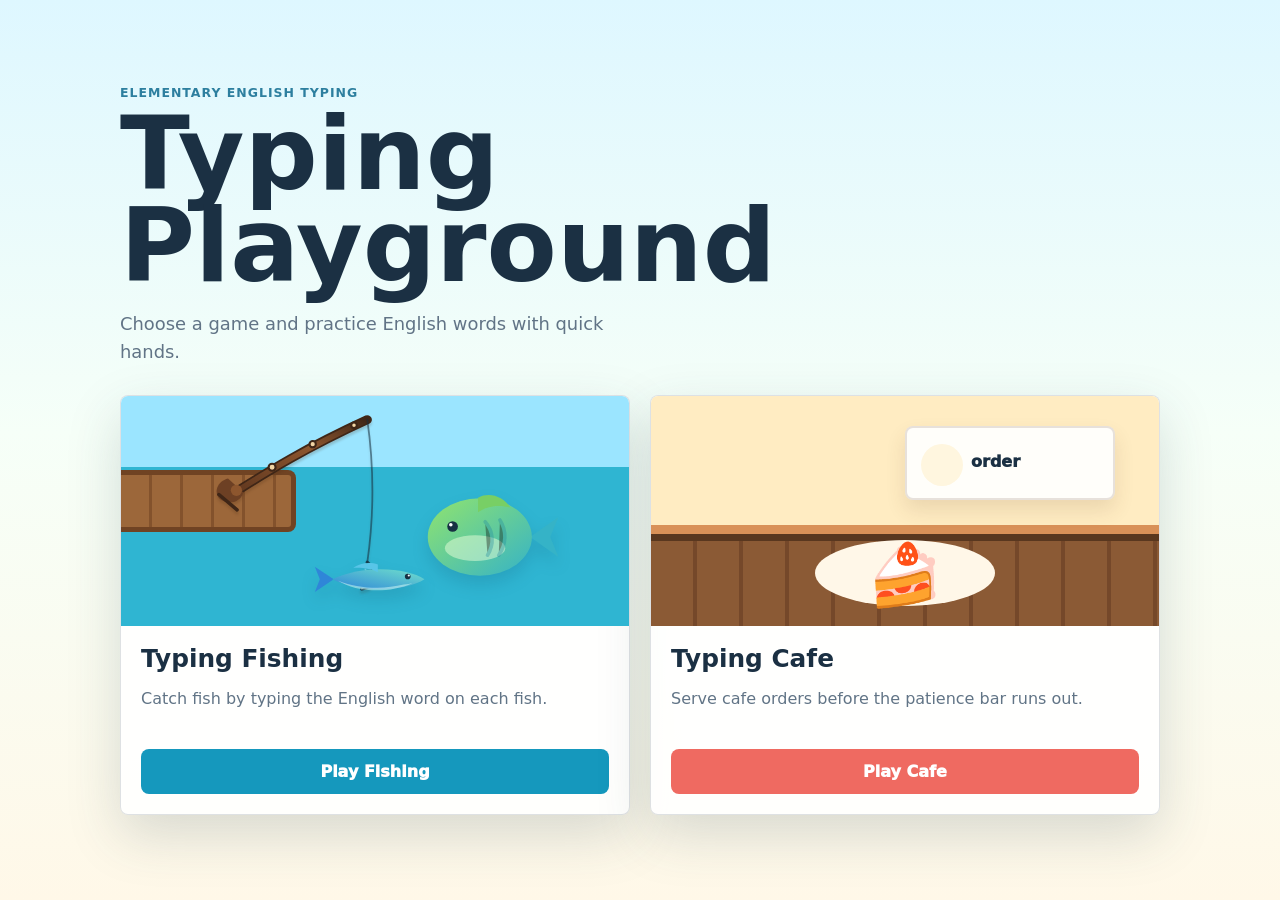
<file: index.html>
<!doctype html>
<html lang="ko">
  <head>
    <meta charset="UTF-8" />
    <meta name="viewport" content="width=device-width, initial-scale=1.0" />
    <title>Typing Playground</title>
    <link rel="icon" href="./favicon.svg" type="image/svg+xml" />
    <link rel="stylesheet" href="./styles.css" />
  </head>
  <body>
    <main class="home-shell">
      <section class="hero" aria-label="Typing game selection">
        <p class="eyebrow">Elementary English Typing</p>
        <h1>Typing Playground</h1>
        <p class="intro">Choose a game and practice English words with quick hands.</p>

        <div class="game-grid">
          <a class="game-card fishing-card" href="./fishing/index.html">
            <span class="game-art" aria-hidden="true">
              <span class="pond">
                <img class="home-rod" src="./fishing/assets/fishing-rod.svg" alt="" />
                <img class="home-fish home-fish-one" src="./fishing/assets/fish-round.svg" alt="" />
                <img class="home-fish home-fish-two" src="./fishing/assets/fish-flat.svg" alt="" />
              </span>
            </span>
            <span class="game-copy">
              <strong>Typing Fishing</strong>
              <span>Catch fish by typing the English word on each fish.</span>
            </span>
            <span class="play-label">Play Fishing</span>
          </a>

          <a class="game-card cafe-card" href="./cafe/index.html">
            <span class="game-art" aria-hidden="true">
              <span class="counter">
                <span class="plate">🍰</span>
                <span class="ticket"></span>
              </span>
            </span>
            <span class="game-copy">
              <strong>Typing Cafe</strong>
              <span>Serve cafe orders before the patience bar runs out.</span>
            </span>
            <span class="play-label">Play Cafe</span>
          </a>
        </div>
      </section>
    </main>
  </body>
</html>
</file>
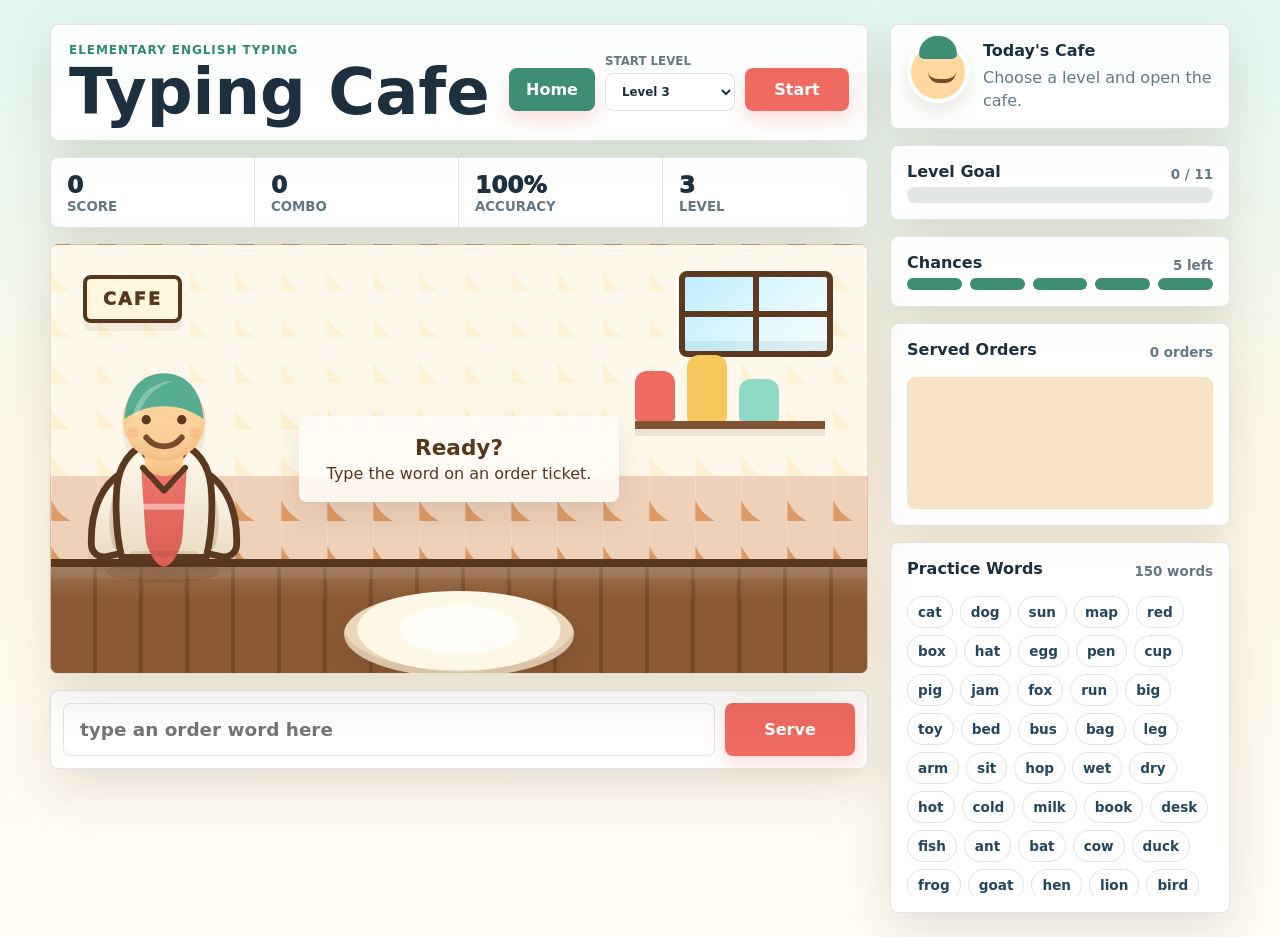
<file: cafe/index.html>
<!doctype html>
<html lang="ko">
  <head>
    <meta charset="UTF-8" />
    <meta name="viewport" content="width=device-width, initial-scale=1.0" />
    <title>Typing Cafe</title>
    <link rel="icon" href="../favicon.svg" type="image/svg+xml" />
    <link rel="stylesheet" href="./styles.css" />
  </head>
  <body>
    <main class="app-shell">
      <section class="game-panel" aria-label="Typing cafe game">
        <header class="top-bar">
          <div>
            <p class="eyebrow">Elementary English Typing</p>
            <h1>Typing Cafe</h1>
          </div>
          <div class="controls">
            <a class="home-link" href="../index.html">Home</a>
            <label class="select-wrap">
              <span>Start Level</span>
              <select id="levelSelect">
                <option value="1">Level 1</option>
                <option value="3" selected>Level 3</option>
                <option value="5">Level 5</option>
              </select>
            </label>
            <button id="startButton" type="button">Start</button>
          </div>
        </header>

        <div class="score-row" aria-label="Game score">
          <div>
            <span id="scoreValue">0</span>
            <small>score</small>
          </div>
          <div>
            <span id="comboValue">0</span>
            <small>combo</small>
          </div>
          <div>
            <span id="accuracyValue">100%</span>
            <small>accuracy</small>
          </div>
          <div>
            <span id="levelValue">1</span>
            <small>level</small>
          </div>
        </div>

        <section class="cafe-stage" aria-live="polite">
          <div class="wall-art">CAFE</div>
          <div class="shelf">
            <span></span>
            <span></span>
            <span></span>
          </div>
          <img class="barista" src="./assets/barista.svg" alt="" aria-hidden="true" />
          <div class="order-belt" id="orderBelt"></div>
          <div class="customer-line" id="customerLine" aria-hidden="true"></div>
          <div class="counter">
            <div class="plate" id="plate"></div>
            <div class="steam"></div>
          </div>
          <div class="message-card" id="messageCard">
            <strong>Ready?</strong>
            <span>Type the word on an order ticket.</span>
          </div>
        </section>

        <form class="typing-box" id="typingForm" autocomplete="off">
          <input
            id="wordInput"
            name="word"
            type="text"
            inputmode="latin"
            autocapitalize="off"
            spellcheck="false"
            placeholder="type an order word here"
            aria-label="Type an order word"
          />
          <button type="submit">Serve</button>
        </form>
      </section>

      <aside class="side-panel" aria-label="Cafe progress">
        <section class="status-card">
          <div class="avatar" aria-hidden="true">
            <span></span>
          </div>
          <div>
            <h2>Today&apos;s Cafe</h2>
            <p id="feedbackText">Choose a level and open the cafe.</p>
          </div>
        </section>

        <section class="level-card">
          <div class="section-title">
            <h2>Level Goal</h2>
            <span id="goalLabel">0 / 0</span>
          </div>
          <div class="progress-track" aria-label="Level progress">
            <div id="goalBar" class="progress-fill"></div>
          </div>
        </section>

        <section class="miss-card">
          <div class="section-title">
            <h2>Chances</h2>
            <span id="missLabel">5 left</span>
          </div>
          <div class="chance-dots" id="chanceDots" aria-label="Remaining chances"></div>
        </section>

        <section class="served-card">
          <div class="section-title">
            <h2>Served Orders</h2>
            <span id="servedCount">0 orders</span>
          </div>
          <div class="served-list" id="servedList" aria-label="Served order collection"></div>
        </section>

        <section class="word-bank">
          <div class="section-title">
            <h2>Practice Words</h2>
            <span id="wordLevelLabel">0 words</span>
          </div>
          <div id="wordBank" class="word-list"></div>
        </section>
      </aside>
    </main>

    <script src="./app.js"></script>
  </body>
</html>
</file>
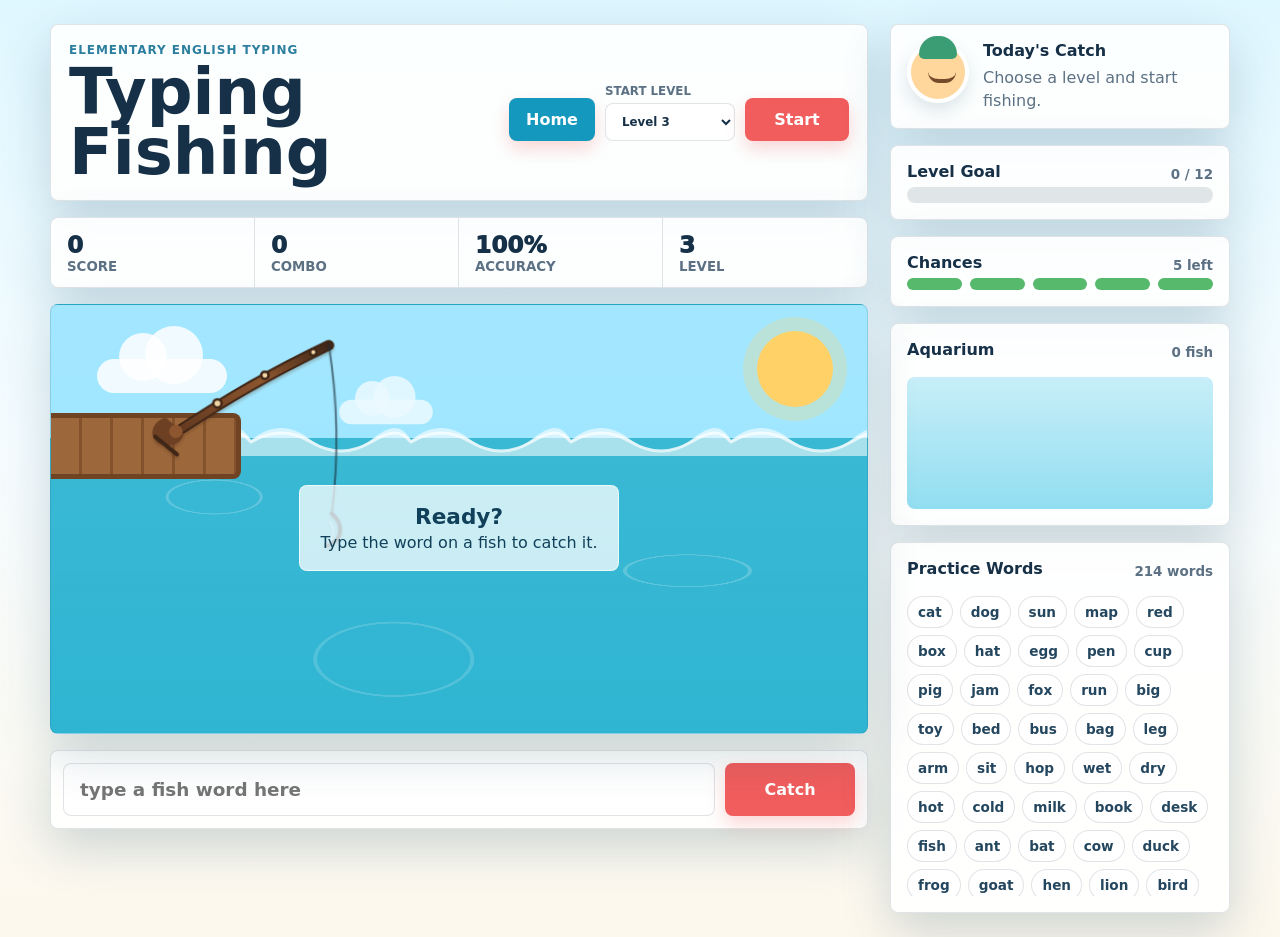
<file: fishing/index.html>
<!doctype html>
<html lang="ko">
  <head>
    <meta charset="UTF-8" />
    <meta name="viewport" content="width=device-width, initial-scale=1.0" />
    <title>Typing Fishing</title>
    <link rel="icon" href="../favicon.svg" type="image/svg+xml" />
    <link rel="stylesheet" href="./styles.css" />
  </head>
  <body>
    <main class="app-shell">
      <section class="game-panel" aria-label="Typing fishing game">
        <header class="top-bar">
          <div>
            <p class="eyebrow">Elementary English Typing</p>
            <h1>Typing Fishing</h1>
          </div>
          <div class="controls">
            <a class="home-link" href="../index.html">Home</a>
            <label class="select-wrap">
              <span>Start Level</span>
              <select id="levelSelect">
                <option value="1">Level 1</option>
                <option value="3" selected>Level 3</option>
                <option value="5">Level 5</option>
              </select>
            </label>
            <button id="startButton" type="button">Start</button>
          </div>
        </header>

        <div class="score-row" aria-label="Game score">
          <div>
            <span id="scoreValue">0</span>
            <small>score</small>
          </div>
          <div>
            <span id="comboValue">0</span>
            <small>combo</small>
          </div>
          <div>
            <span id="accuracyValue">100%</span>
            <small>accuracy</small>
          </div>
          <div>
            <span id="levelValue">1</span>
            <small>level</small>
          </div>
        </div>

        <div class="pond" id="pond" aria-live="polite">
          <div class="sun"></div>
          <div class="cloud cloud-one"></div>
          <div class="cloud cloud-two"></div>
          <div class="pier">
            <img class="rod" src="./assets/fishing-rod.svg" alt="" aria-hidden="true" />
          </div>
          <div class="water-line"></div>
          <div class="ripples"></div>
          <div class="message-card" id="messageCard">
            <strong>Ready?</strong>
            <span>Type the word on a fish to catch it.</span>
          </div>
        </div>

        <form class="typing-box" id="typingForm" autocomplete="off">
          <input
            id="wordInput"
            name="word"
            type="text"
            inputmode="latin"
            autocapitalize="off"
            spellcheck="false"
            placeholder="type a fish word here"
            aria-label="Type the fish word"
          />
          <button type="submit">Catch</button>
        </form>
      </section>

      <aside class="side-panel" aria-label="Fishing progress">
        <section class="captain">
          <div class="avatar" aria-hidden="true">
            <span></span>
          </div>
          <div>
            <h2>Today&apos;s Catch</h2>
            <p id="feedbackText">Choose a level and start fishing.</p>
          </div>
        </section>

        <section class="level-card">
          <div class="section-title">
            <h2>Level Goal</h2>
            <span id="goalLabel">0 / 0</span>
          </div>
          <div class="progress-track" aria-label="Level progress">
            <div id="goalBar" class="progress-fill"></div>
          </div>
        </section>

        <section class="miss-card">
          <div class="section-title">
            <h2>Chances</h2>
            <span id="missLabel">5 left</span>
          </div>
          <div class="chance-dots" id="chanceDots" aria-label="Remaining chances"></div>
        </section>

        <section class="aquarium">
          <div class="section-title">
            <h2>Aquarium</h2>
            <span id="caughtCount">0 fish</span>
          </div>
          <div class="tank" id="tank" aria-label="Caught fish collection"></div>
        </section>

        <section class="word-bank">
          <div class="section-title">
            <h2>Practice Words</h2>
            <span id="wordLevelLabel">Normal</span>
          </div>
          <div id="wordBank" class="word-list"></div>
        </section>
      </aside>
    </main>

    <script src="./app.js"></script>
  </body>
</html>
</file>
<file: styles.css>
:root {
  color-scheme: light;
  --ink: #1b3043;
  --muted: #617486;
  --panel: rgba(255, 255, 255, 0.9);
  --line: rgba(27, 48, 67, 0.14);
  --coral: #ef6a61;
  --mint: #53b99a;
  --sky: #87d9f0;
  --gold: #f7c85b;
  --shadow: 0 20px 54px rgba(46, 73, 83, 0.18);
}

* {
  box-sizing: border-box;
}

body {
  min-height: 100vh;
  margin: 0;
  color: var(--ink);
  font-family:
    Inter, ui-sans-serif, system-ui, -apple-system, BlinkMacSystemFont, "Segoe UI",
    sans-serif;
  background:
    linear-gradient(180deg, #def7ff 0%, #f6fff8 48%, #fff8e8 100%);
}

.home-shell {
  display: grid;
  place-items: center;
  min-height: 100vh;
  padding: 28px 16px;
}

.hero {
  width: min(1040px, 100%);
}

.eyebrow {
  margin: 0 0 8px;
  color: #2d7f9f;
  font-size: 0.78rem;
  font-weight: 850;
  letter-spacing: 0.08em;
  text-transform: uppercase;
}

h1 {
  margin: 0;
  font-size: clamp(2.7rem, 8vw, 6.5rem);
  line-height: 0.9;
}

.intro {
  max-width: 520px;
  margin: 18px 0 30px;
  color: var(--muted);
  font-size: 1.12rem;
  line-height: 1.55;
}

.game-grid {
  display: grid;
  grid-template-columns: repeat(2, minmax(0, 1fr));
  gap: 20px;
}

.game-card {
  display: grid;
  grid-template-rows: 230px auto auto;
  min-height: 420px;
  overflow: hidden;
  border: 1px solid var(--line);
  border-radius: 8px;
  color: inherit;
  text-decoration: none;
  background: var(--panel);
  box-shadow: var(--shadow);
  transition: transform 0.18s ease, box-shadow 0.18s ease;
}

.game-card:hover {
  transform: translateY(-4px);
  box-shadow: 0 24px 64px rgba(46, 73, 83, 0.23);
}

.game-art {
  position: relative;
  overflow: hidden;
}

.fishing-card .game-art {
  background: linear-gradient(180deg, #9be5ff 0 31%, #2fb5d2 31% 100%);
}

.pond {
  position: absolute;
  inset: 0;
}

.pond::before {
  content: "";
  position: absolute;
  left: 0;
  top: 74px;
  width: 170px;
  height: 52px;
  border: 5px solid #704323;
  border-left: 0;
  border-radius: 0 8px 8px 0;
  background:
    repeating-linear-gradient(90deg, #9c673a 0 28px, #83522c 28px 31px),
    #9c673a;
}

.home-rod {
  position: absolute;
  left: 86px;
  top: 10px;
  width: 210px;
  height: 218px;
  object-fit: contain;
  filter: drop-shadow(0 3px 1px rgba(76, 44, 22, 0.2));
}

.home-fish {
  position: absolute;
  object-fit: contain;
  filter: drop-shadow(0 9px 8px rgba(6, 71, 92, 0.16));
}

.home-fish-one {
  right: 64px;
  bottom: 42px;
  width: 142px;
}

.home-fish-two {
  left: 190px;
  bottom: 28px;
  width: 118px;
  transform: scaleX(-1);
}

.cafe-card .game-art {
  background: linear-gradient(180deg, #ffecc2 0 56%, #d99158 56% 100%);
}

.counter {
  position: absolute;
  inset: auto 0 0;
  height: 92px;
  border-top: 7px solid #59371f;
  background:
    repeating-linear-gradient(90deg, #8b5a35 0 42px, #75482a 42px 46px),
    #8b5a35;
}

.plate {
  position: absolute;
  left: 50%;
  bottom: 20px;
  display: grid;
  place-items: center;
  width: 180px;
  height: 66px;
  border-radius: 50%;
  background: #fff7e8;
  font-size: 3.8rem;
  transform: translateX(-50%);
}

.ticket {
  position: absolute;
  right: 44px;
  bottom: 126px;
  width: 210px;
  height: 74px;
  border: 2px solid rgba(89, 55, 31, 0.14);
  border-radius: 8px;
  background: rgba(255, 255, 255, 0.92);
  box-shadow: 0 10px 20px rgba(89, 55, 31, 0.12);
}

.ticket::before {
  content: "order";
  position: absolute;
  left: 64px;
  top: 24px;
  color: var(--ink);
  font-weight: 950;
}

.ticket::after {
  content: "";
  position: absolute;
  left: 14px;
  top: 16px;
  width: 42px;
  height: 42px;
  border-radius: 50%;
  background: #fff6df;
}

.game-copy {
  display: grid;
  gap: 8px;
  padding: 20px 20px 10px;
}

.game-copy strong {
  font-size: 1.55rem;
  line-height: 1.05;
}

.game-copy span {
  color: var(--muted);
  line-height: 1.45;
}

.play-label {
  align-self: end;
  margin: 10px 20px 20px;
  padding: 13px 16px;
  border-radius: 8px;
  color: #fff;
  background: var(--coral);
  font-weight: 950;
  text-align: center;
}

.fishing-card .play-label {
  background: #1598bd;
}

@media (max-width: 760px) {
  .game-grid {
    grid-template-columns: 1fr;
  }

  .game-card {
    grid-template-rows: 190px auto auto;
    min-height: 370px;
  }
}
</file>
<file: cafe/styles.css>
:root {
  color-scheme: light;
  --ink: #1c3040;
  --muted: #657887;
  --panel: rgba(255, 255, 255, 0.92);
  --line: rgba(37, 54, 69, 0.13);
  --cream: #fff6df;
  --mint: #8ed9c6;
  --tomato: #ef6a61;
  --berry: #c8567f;
  --gold: #f7c85b;
  --coffee: #7a4a2a;
  --shadow: 0 18px 50px rgba(78, 51, 32, 0.15);
}

* {
  box-sizing: border-box;
}

body {
  min-height: 100vh;
  margin: 0;
  color: var(--ink);
  font-family:
    Inter, ui-sans-serif, system-ui, -apple-system, BlinkMacSystemFont, "Segoe UI",
    sans-serif;
  background:
    linear-gradient(180deg, #e2f7f1 0%, #fff8e8 50%, #fffdf6 100%);
}

button,
select,
input {
  font: inherit;
}

button {
  cursor: pointer;
}

.app-shell {
  display: grid;
  grid-template-columns: minmax(0, 1fr) 340px;
  align-items: start;
  gap: 22px;
  width: min(1180px, calc(100vw - 32px));
  margin: 0 auto;
  padding: 24px 0;
}

.game-panel,
.side-panel {
  min-width: 0;
}

.game-panel {
  display: grid;
  grid-template-rows: auto auto 430px auto;
  gap: 16px;
}

.top-bar,
.score-row,
.typing-box,
.status-card,
.level-card,
.miss-card,
.served-card,
.word-bank {
  background: var(--panel);
  border: 1px solid var(--line);
  border-radius: 8px;
  box-shadow: var(--shadow);
}

.top-bar {
  display: flex;
  align-items: center;
  justify-content: space-between;
  gap: 18px;
  padding: 18px;
}

.eyebrow {
  margin: 0 0 5px;
  color: #338874;
  font-size: 0.75rem;
  font-weight: 850;
  letter-spacing: 0.08em;
  text-transform: uppercase;
}

h1,
h2,
p {
  margin-top: 0;
}

h1 {
  margin-bottom: 0;
  font-size: clamp(2rem, 5vw, 4rem);
  line-height: 0.94;
}

h2 {
  margin-bottom: 6px;
  font-size: 1rem;
}

.controls {
  display: flex;
  align-items: end;
  gap: 10px;
}

.select-wrap {
  display: grid;
  gap: 5px;
  color: var(--muted);
  font-size: 0.74rem;
  font-weight: 850;
  text-transform: uppercase;
}

select,
.typing-box input {
  border: 1px solid var(--line);
  border-radius: 8px;
  color: var(--ink);
  background: #fff;
}

select {
  min-width: 130px;
  padding: 10px 36px 10px 12px;
}

.controls button,
.home-link,
.typing-box button {
  border: 0;
  border-radius: 8px;
  color: #fff;
  background: var(--tomato);
  font-weight: 900;
  box-shadow: 0 8px 18px rgba(239, 106, 97, 0.24);
}

.home-link {
  display: grid;
  place-items: center;
  min-width: 86px;
  padding: 12px 14px;
  background: #3e8d75;
  text-decoration: none;
}

.controls button {
  min-width: 104px;
  padding: 12px 16px;
}

.score-row {
  display: grid;
  grid-template-columns: repeat(4, 1fr);
  overflow: hidden;
}

.score-row div {
  display: grid;
  gap: 1px;
  padding: 13px 16px;
  border-right: 1px solid var(--line);
}

.score-row div:last-child {
  border-right: 0;
}

.score-row span {
  font-size: 1.45rem;
  font-weight: 950;
}

.score-row small {
  color: var(--muted);
  font-weight: 850;
  text-transform: uppercase;
}

.cafe-stage {
  position: relative;
  height: 430px;
  min-height: 430px;
  overflow: hidden;
  border: 1px solid rgba(78, 51, 32, 0.13);
  border-radius: 8px;
  background:
    linear-gradient(180deg, rgba(255,255,255,0.24), rgba(255,255,255,0)),
    radial-gradient(circle at 86% 18%, rgba(255,255,255,0.55) 0 42px, transparent 43px),
    linear-gradient(90deg, rgba(255,255,255,0.22) 1px, transparent 1px),
    linear-gradient(180deg, rgba(255,255,255,0.22) 1px, transparent 1px),
    linear-gradient(180deg, #ffeecb 0 54%, #d99158 54% 100%);
  background-size: auto, 46px 46px, 46px 46px, auto;
  box-shadow: var(--shadow);
}

.cafe-stage::before {
  content: "";
  position: absolute;
  right: 34px;
  top: 26px;
  width: 142px;
  height: 74px;
  border: 6px solid #5d3920;
  border-radius: 8px;
  background:
    linear-gradient(90deg, transparent calc(50% - 3px), #5d3920 calc(50% - 3px) calc(50% + 3px), transparent calc(50% + 3px)),
    linear-gradient(180deg, transparent calc(50% - 3px), #5d3920 calc(50% - 3px) calc(50% + 3px), transparent calc(50% + 3px)),
    linear-gradient(135deg, #bfefff, #f8feff);
  box-shadow: inset 0 -10px 0 rgba(61, 137, 158, 0.12);
}

.wall-art {
  position: absolute;
  top: 30px;
  left: 32px;
  padding: 10px 16px;
  border: 4px solid #59371f;
  border-radius: 8px;
  color: #59371f;
  background: #fff8de;
  font-size: 1.1rem;
  font-weight: 950;
  letter-spacing: 0.12em;
  box-shadow: 0 8px 0 rgba(89, 55, 31, 0.08);
}

.shelf {
  position: absolute;
  top: 112px;
  right: 42px;
  display: flex;
  align-items: end;
  gap: 12px;
  width: 190px;
  height: 72px;
  border-bottom: 8px solid #825332;
  filter: drop-shadow(0 7px 0 rgba(89, 55, 31, 0.1));
}

.shelf span {
  width: 40px;
  border-radius: 12px 12px 4px 4px;
  background: var(--mint);
}

.shelf span:nth-child(1) {
  height: 50px;
  background: #ef6a61;
}

.shelf span:nth-child(2) {
  height: 66px;
  background: #f7c85b;
}

.shelf span:nth-child(3) {
  height: 42px;
  background: #8ed9c6;
}

.barista {
  position: absolute;
  left: 24px;
  bottom: 80px;
  width: 178px;
  height: 230px;
  object-fit: contain;
  z-index: 2;
  filter: drop-shadow(0 12px 0 rgba(89, 55, 31, 0.08));
}

.order-belt {
  position: absolute;
  inset: 32px 20px 124px 204px;
  display: grid;
  grid-template-columns: repeat(2, minmax(0, 1fr));
  align-content: start;
  gap: 10px 12px;
  z-index: 3;
}

.order-ticket {
  position: relative;
  display: grid;
  grid-template-columns: 46px minmax(0, 1fr);
  align-items: center;
  gap: 10px;
  min-height: 74px;
  padding: 11px;
  border: 2px solid rgba(89, 55, 31, 0.12);
  border-radius: 8px;
  background:
    radial-gradient(circle at 100% 50%, transparent 0 10px, rgba(255,255,255,0.96) 11px),
    radial-gradient(circle at 0 50%, transparent 0 10px, rgba(255,255,255,0.96) 11px),
    linear-gradient(180deg, #fffdf7, #fff8ea);
  box-shadow: 0 10px 20px rgba(89, 55, 31, 0.12), inset 0 -4px 0 rgba(89, 55, 31, 0.05);
  transition: transform 0.32s ease, opacity 0.32s ease;
}

.order-ticket.served {
  transform: translateY(-20px) scale(1.04);
  opacity: 0;
}

.customer-line {
  position: absolute;
  left: calc(50% + 128px);
  right: 26px;
  bottom: 52px;
  display: flex;
  align-items: end;
  justify-content: flex-start;
  gap: 6px;
  min-height: 92px;
  z-index: 4;
  pointer-events: none;
}

.waiting-customer {
  width: 60px;
  height: 78px;
  object-fit: contain;
  filter: drop-shadow(0 8px 0 rgba(89, 55, 31, 0.09));
  transition: transform 0.85s ease, opacity 0.85s ease;
}

.customer-reaction {
  position: absolute;
  bottom: 124px;
  z-index: 5;
  color: #ef6a61;
  font-size: 1.7rem;
  font-weight: 950;
  line-height: 1;
  transform: translateX(-50%);
  animation: reaction-pop 1.15s ease forwards;
  text-shadow: 0 2px 0 rgba(255, 255, 255, 0.8);
}

.waiting-customer:nth-child(2n) {
  transform: translateY(4px);
}

.waiting-customer.served {
  transform: translateY(-18px) scale(1.04);
  opacity: 0;
}

.food-icon {
  display: grid;
  place-items: center;
  width: 46px;
  height: 46px;
  border-radius: 50%;
  background:
    radial-gradient(circle at 35% 28%, #fff 0 12px, transparent 13px),
    var(--cream);
  font-size: 1.5rem;
  box-shadow: inset 0 -4px 0 rgba(89, 55, 31, 0.07);
}

.order-word {
  overflow-wrap: anywhere;
  font-weight: 950;
  color: var(--ink);
}

.patience {
  grid-column: 1 / -1;
  height: 8px;
  overflow: hidden;
  border-radius: 999px;
  background: rgba(37, 54, 69, 0.12);
}

.patience span {
  display: block;
  width: 100%;
  height: 100%;
  border-radius: inherit;
  background: linear-gradient(90deg, #3e8d75, #f7c85b, #ef6a61);
  transform-origin: left center;
}

.counter {
  position: absolute;
  left: 0;
  right: 0;
  bottom: 0;
  height: 114px;
  background:
    linear-gradient(180deg, rgba(255,255,255,0.14), transparent 30%),
    repeating-linear-gradient(90deg, #8b5a35 0 42px, #75482a 42px 46px),
    #8b5a35;
  border-top: 8px solid #59371f;
  box-shadow: inset 0 12px 0 rgba(255,255,255,0.08);
}

.plate {
  position: absolute;
  left: 50%;
  top: 24px;
  display: grid;
  place-items: center;
  width: 230px;
  height: 86px;
  border-radius: 50%;
  background:
    radial-gradient(ellipse at 50% 45%, #fffdf7 0 36%, #fff7e8 37% 62%, #ead6b8 63% 100%);
  color: #6b3f22;
  font-size: 5rem;
  line-height: 1;
  transform: translateX(-50%);
  box-shadow: inset 0 -7px 0 rgba(89, 55, 31, 0.12), 0 12px 18px rgba(89,55,31,0.16);
}

.plate.pop {
  animation: pop 0.35s ease;
}

.plate-food {
  display: block;
  animation: plate-food-fade 1.35s ease forwards;
}

.steam {
  display: none;
}

.message-card {
  position: absolute;
  left: 50%;
  top: 50%;
  display: grid;
  gap: 4px;
  width: min(320px, calc(100% - 32px));
  padding: 18px;
  border: 1px solid rgba(255, 255, 255, 0.72);
  border-radius: 8px;
  color: #59371f;
  text-align: center;
  background: rgba(255, 253, 247, 0.86);
  box-shadow: 0 12px 30px rgba(89, 55, 31, 0.12);
  transform: translate(-50%, -50%);
  z-index: 6;
}

.message-card.hidden {
  display: none;
}

.message-card strong {
  font-size: 1.35rem;
}

.typing-box {
  display: grid;
  grid-template-columns: minmax(0, 1fr) 130px;
  gap: 10px;
  padding: 12px;
}

.typing-box input {
  min-width: 0;
  padding: 15px 16px;
  font-size: 1.15rem;
  font-weight: 850;
  outline: none;
}

.typing-box input:focus {
  border-color: #3e8d75;
  box-shadow: 0 0 0 4px rgba(62, 141, 117, 0.16);
}

.typing-box button {
  padding: 0 16px;
}

.side-panel {
  display: grid;
  align-content: start;
  gap: 16px;
}

.status-card,
.level-card,
.miss-card,
.served-card,
.word-bank {
  padding: 16px;
}

.status-card {
  display: flex;
  gap: 14px;
}

.avatar {
  position: relative;
  flex: 0 0 62px;
  width: 62px;
  height: 62px;
  border-radius: 50%;
  background: #ffd89f;
  border: 4px solid #fff;
  box-shadow: 0 8px 18px rgba(89, 55, 31, 0.12);
}

.avatar::before {
  content: "";
  position: absolute;
  left: 8px;
  right: 8px;
  top: -9px;
  height: 23px;
  border-radius: 28px 28px 8px 8px;
  background: #3e8d75;
}

.avatar span {
  position: absolute;
  left: 17px;
  top: 27px;
  width: 28px;
  height: 11px;
  border-bottom: 4px solid #744b2b;
  border-radius: 0 0 28px 28px;
}

.status-card p {
  margin-bottom: 0;
  color: var(--muted);
  line-height: 1.45;
}

.section-title {
  display: flex;
  align-items: center;
  justify-content: space-between;
  gap: 12px;
}

.section-title span {
  color: var(--muted);
  font-size: 0.84rem;
  font-weight: 900;
}

.progress-track {
  height: 16px;
  overflow: hidden;
  border-radius: 999px;
  background: rgba(37, 54, 69, 0.12);
}

.progress-fill {
  width: 0%;
  height: 100%;
  border-radius: inherit;
  background: linear-gradient(90deg, #3e8d75, #f7c85b, #ef6a61);
  transition: width 0.22s ease;
}

.chance-dots {
  display: grid;
  grid-template-columns: repeat(5, 1fr);
  gap: 8px;
}

.chance-dots span {
  height: 12px;
  border-radius: 999px;
  background: #3e8d75;
}

.chance-dots span.lost {
  background: rgba(37, 54, 69, 0.14);
}

.served-list {
  display: grid;
  grid-template-columns: repeat(4, 1fr);
  gap: 8px;
  min-height: 132px;
  margin-top: 12px;
  padding: 10px;
  border-radius: 8px;
  background: #f7e4c7;
}

.served-item {
  display: grid;
  place-items: center;
  min-height: 42px;
  border-radius: 8px;
  background: #fff7e8;
  color: #59371f;
  font-size: 1.15rem;
}

.word-list {
  display: flex;
  flex-wrap: wrap;
  gap: 7px;
  max-height: 300px;
  margin-top: 12px;
  padding-right: 4px;
  overflow-y: auto;
}

.word-list span {
  padding: 7px 10px;
  border: 1px solid var(--line);
  border-radius: 999px;
  color: #24475f;
  background: #fff;
  font-size: 0.85rem;
  font-weight: 850;
}

@keyframes pop {
  0% {
    transform: translateX(-50%) scale(0.9);
  }
  70% {
    transform: translateX(-50%) scale(1.08);
  }
  100% {
    transform: translateX(-50%) scale(1);
  }
}

@keyframes plate-food-fade {
  0% {
    opacity: 0;
    transform: translateY(6px) scale(0.85);
  }
  18% {
    opacity: 1;
    transform: translateY(0) scale(1);
  }
  70% {
    opacity: 1;
    transform: translateY(0) scale(1);
  }
  100% {
    opacity: 0;
    transform: translateY(-10px) scale(0.92);
  }
}

@keyframes reaction-pop {
  0% {
    opacity: 0;
    transform: translate(-50%, 10px) scale(0.7);
  }
  25% {
    opacity: 1;
    transform: translate(-50%, 0) scale(1.15);
  }
  100% {
    opacity: 0;
    transform: translate(-50%, -24px) scale(1);
  }
}

@media (max-width: 900px) {
  .app-shell {
    grid-template-columns: 1fr;
    width: min(100% - 20px, 720px);
    padding: 10px 0 20px;
  }

  .top-bar,
  .controls {
    align-items: stretch;
    flex-direction: column;
  }

  .controls {
    display: grid;
    grid-template-columns: 1fr 1fr;
  }

  select,
  .controls button {
    width: 100%;
  }

  .game-panel {
    grid-template-rows: auto auto 56vh auto;
  }

  .score-row {
    grid-template-columns: repeat(2, 1fr);
  }

  .score-row div:nth-child(2) {
    border-right: 0;
  }

  .score-row div:nth-child(-n + 2) {
    border-bottom: 1px solid var(--line);
  }

  .cafe-stage {
    height: 56vh;
    min-height: 380px;
  }

  .order-belt {
    inset: 34px 16px 116px 150px;
    grid-template-columns: 1fr;
  }

  .shelf {
    display: none;
  }

  .typing-box {
    grid-template-columns: 1fr;
  }

  .typing-box button {
    min-height: 50px;
  }
}

@media (prefers-reduced-motion: reduce) {
  *,
  *::before,
  *::after {
    scroll-behavior: auto !important;
    transition-duration: 0.01ms !important;
    animation-duration: 0.01ms !important;
    animation-iteration-count: 1 !important;
  }
}
</file>
<file: fishing/styles.css>
:root {
  color-scheme: light;
  --ink: #163047;
  --muted: #5c7184;
  --panel: rgba(255, 255, 255, 0.9);
  --line: rgba(22, 48, 71, 0.13);
  --sky: #9be5ff;
  --water: #2fb5d2;
  --water-dark: #137eac;
  --leaf: #57b96c;
  --coral: #ff6b6b;
  --gold: #ffd166;
  --purple: #8f75ff;
  --shadow: 0 18px 50px rgba(21, 68, 94, 0.2);
}

* {
  box-sizing: border-box;
}

body {
  min-height: 100vh;
  margin: 0;
  color: var(--ink);
  font-family:
    Inter, ui-sans-serif, system-ui, -apple-system, BlinkMacSystemFont, "Segoe UI",
    sans-serif;
  background:
    linear-gradient(180deg, #dff7ff 0%, #f5fcff 47%, #fdf8ed 100%);
}

button,
select,
input {
  font: inherit;
}

button {
  cursor: pointer;
}

.app-shell {
  display: grid;
  grid-template-columns: minmax(0, 1fr) 340px;
  align-items: start;
  gap: 22px;
  width: min(1180px, calc(100vw - 32px));
  margin: 0 auto;
  padding: 24px 0;
}

.game-panel,
.side-panel {
  min-width: 0;
}

.game-panel {
  display: grid;
  grid-template-rows: auto auto 430px auto;
  gap: 16px;
}

.top-bar,
.score-row,
.typing-box,
.captain,
.level-card,
.miss-card,
.aquarium,
.word-bank {
  background: var(--panel);
  border: 1px solid var(--line);
  border-radius: 8px;
  box-shadow: var(--shadow);
}

.top-bar {
  display: flex;
  align-items: center;
  justify-content: space-between;
  gap: 18px;
  padding: 18px;
}

.eyebrow {
  margin: 0 0 5px;
  color: #2d7f9f;
  font-size: 0.75rem;
  font-weight: 800;
  letter-spacing: 0.08em;
  text-transform: uppercase;
}

h1,
h2,
p {
  margin-top: 0;
}

h1 {
  margin-bottom: 0;
  font-size: clamp(2rem, 5vw, 4rem);
  line-height: 0.94;
}

h2 {
  margin-bottom: 6px;
  font-size: 1rem;
}

.controls {
  display: flex;
  align-items: end;
  gap: 10px;
}

.select-wrap {
  display: grid;
  gap: 5px;
  color: var(--muted);
  font-size: 0.74rem;
  font-weight: 800;
  text-transform: uppercase;
}

select,
.typing-box input {
  border: 1px solid var(--line);
  border-radius: 8px;
  color: var(--ink);
  background: #fff;
}

select {
  min-width: 130px;
  padding: 10px 36px 10px 12px;
}

.controls button,
.home-link,
.typing-box button {
  border: 0;
  border-radius: 8px;
  color: #fff;
  background: #f15d5d;
  font-weight: 900;
  box-shadow: 0 8px 18px rgba(241, 93, 93, 0.25);
}

.home-link {
  display: grid;
  place-items: center;
  min-width: 86px;
  padding: 12px 14px;
  background: #1598bd;
  text-decoration: none;
}

.controls button {
  min-width: 104px;
  padding: 12px 16px;
}

.score-row {
  display: grid;
  grid-template-columns: repeat(4, 1fr);
  overflow: hidden;
}

.score-row div {
  display: grid;
  gap: 1px;
  padding: 13px 16px;
  border-right: 1px solid var(--line);
}

.score-row div:last-child {
  border-right: 0;
}

.score-row span {
  font-size: 1.45rem;
  font-weight: 950;
}

.score-row small {
  color: var(--muted);
  font-weight: 800;
  text-transform: uppercase;
}

.pond {
  position: relative;
  height: 430px;
  min-height: 430px;
  overflow: hidden;
  border: 1px solid rgba(16, 96, 128, 0.18);
  border-radius: 8px;
  background:
    linear-gradient(180deg, rgba(255, 255, 255, 0.08), rgba(255, 255, 255, 0)),
    linear-gradient(180deg, var(--sky) 0 31%, var(--water) 31% 100%);
  box-shadow: var(--shadow);
}

.sun {
  position: absolute;
  top: 26px;
  right: 34px;
  width: 76px;
  aspect-ratio: 1;
  border-radius: 50%;
  background: var(--gold);
  box-shadow: 0 0 0 14px rgba(255, 209, 102, 0.25);
}

.cloud,
.cloud::before,
.cloud::after {
  position: absolute;
  border-radius: 999px;
  background: rgba(255, 255, 255, 0.85);
}

.cloud {
  width: 130px;
  height: 34px;
}

.cloud::before,
.cloud::after {
  content: "";
}

.cloud::before {
  left: 22px;
  bottom: 12px;
  width: 48px;
  height: 48px;
}

.cloud::after {
  right: 24px;
  bottom: 9px;
  width: 58px;
  height: 58px;
}

.cloud-one {
  top: 54px;
  left: 46px;
}

.cloud-two {
  top: 90px;
  left: 270px;
  transform: scale(0.72);
  opacity: 0.8;
}

.pier {
  position: absolute;
  left: 0;
  top: 108px;
  width: 190px;
  height: 66px;
  background:
    repeating-linear-gradient(90deg, #9c673a 0 28px, #83522c 28px 31px),
    #9c673a;
  border: 5px solid #704323;
  border-left: 0;
  border-radius: 0 8px 8px 0;
  z-index: 2;
}

.rod {
  position: absolute;
  left: 92px;
  top: -86px;
  width: 248px;
  height: 258px;
  object-fit: contain;
  transform: rotate(-1deg);
  transform-origin: 15% 82%;
  filter: drop-shadow(0 3px 1px rgba(76, 44, 22, 0.22));
}

.water-line {
  position: absolute;
  top: calc(31% - 14px);
  left: -120px;
  width: calc(100% + 240px);
  height: 32px;
  background-image: url("data:image/svg+xml,%3Csvg xmlns='http://www.w3.org/2000/svg' width='160' height='32' viewBox='0 0 160 32'%3E%3Cpath d='M0 16 C20 0 40 0 60 16 S100 32 120 16 S150 0 160 16 V32 H0 Z' fill='rgba(255,255,255,0.62)'/%3E%3Cpath d='M0 18 C20 6 40 6 60 18 S100 30 120 18 S150 6 160 18' fill='none' stroke='rgba(255,255,255,0.9)' stroke-width='3' stroke-linecap='round'/%3E%3C/svg%3E");
  background-repeat: repeat-x;
  background-size: 160px 32px;
  opacity: 0.9;
  animation: wave-roll 6s linear infinite, wave-bob 2.8s ease-in-out infinite;
}

.ripples {
  position: absolute;
  inset: 31% 0 0;
  opacity: 0.38;
  background:
    radial-gradient(ellipse at 20% 20%, transparent 0 45px, rgba(255,255,255,0.55) 46px 48px, transparent 49px),
    radial-gradient(ellipse at 78% 45%, transparent 0 60px, rgba(255,255,255,0.52) 61px 64px, transparent 65px),
    radial-gradient(ellipse at 42% 75%, transparent 0 76px, rgba(255,255,255,0.42) 77px 80px, transparent 81px);
  animation: ripple-drift 7s ease-in-out infinite alternate;
}

.message-card {
  position: absolute;
  left: 50%;
  top: 52%;
  display: grid;
  gap: 4px;
  width: min(320px, calc(100% - 32px));
  padding: 18px;
  border: 1px solid rgba(255, 255, 255, 0.65);
  border-radius: 8px;
  color: #11405a;
  text-align: center;
  background: rgba(255, 255, 255, 0.74);
  transform: translate(-50%, -50%);
  z-index: 5;
}

.message-card.hidden {
  display: none;
}

.message-card strong {
  font-size: 1.35rem;
}

.fish {
  position: absolute;
  top: 0;
  left: 0;
  z-index: 3;
  display: flex;
  align-items: center;
  justify-content: center;
  min-width: 108px;
  height: 54px;
  padding: 0 30px 0 34px;
  border-radius: 58% 42% 46% 54% / 52% 45% 55% 48%;
  color: #11364d;
  font-size: 1.05rem;
  font-weight: 950;
  text-shadow: 0 1px 0 rgba(255, 255, 255, 0.45);
  background-image:
    radial-gradient(ellipse at 35% 72%, rgba(255,255,255,0.42) 0 28%, transparent 29%),
    linear-gradient(180deg, rgba(255,255,255,0.22), transparent 48%);
  box-shadow: 0 10px 12px rgba(6, 71, 92, 0.13);
  contain: layout paint;
  transform: translate3d(var(--fish-x), var(--fish-y), 0);
  backface-visibility: hidden;
  will-change: transform, opacity;
  transition: opacity 0.16s ease;
}

.fish::before,
.fish::after {
  content: "";
  position: absolute;
}

.fish::before {
  right: -25px;
  width: 40px;
  height: 42px;
  clip-path: polygon(0 50%, 100% 0, 72% 50%, 100% 100%);
  background: inherit;
  background-image: inherit;
}

.fish::after {
  left: 18px;
  top: 14px;
  width: 9px;
  height: 9px;
  border-radius: 50%;
  background: #173043;
  box-shadow:
    2px -2px 0 -1px rgba(255, 255, 255, 0.9),
    13px 20px 0 -4px rgba(255, 255, 255, 0.55);
}

.fish-word {
  position: relative;
  z-index: 2;
}

.image-fish {
  padding: 0 34px;
  background: transparent !important;
  background-image: none !important;
  box-shadow: none;
  overflow: visible;
}

.image-fish::before,
.image-fish::after,
.image-fish .fin {
  display: none !important;
}

.fish-img {
  position: absolute;
  inset: -16px -28px;
  width: calc(100% + 56px);
  height: calc(100% + 32px);
  object-fit: fill;
  filter: drop-shadow(0 10px 10px rgba(6, 71, 92, 0.16));
  pointer-events: none;
  animation: fish-bob 2.8s ease-in-out infinite;
  transform: scaleX(var(--fish-facing, 1));
}

.image-fish.fish-shape-spiky {
  clip-path: none;
}

.fish .fin {
  position: absolute;
  left: 47%;
  top: -13px;
  width: 34px;
  height: 24px;
  border-radius: 80% 20% 0 0;
  background: rgba(255, 255, 255, 0.34);
  transform: translateX(-50%) rotate(-5deg);
}

.fish .fin::after {
  content: "";
  position: absolute;
  left: 4px;
  top: 32px;
  width: 38px;
  height: 24px;
  border-radius: 0 0 70% 30%;
  background: rgba(255, 255, 255, 0.3);
  transform: rotate(9deg);
}

.fish.fish-shape-long {
  min-width: 142px;
  height: 40px;
  padding-inline: 42px 34px;
  border-radius: 75% 30% 34% 66% / 50% 38% 62% 50%;
}

.fish.fish-shape-long::before {
  right: -36px;
  width: 50px;
  height: 34px;
  clip-path: polygon(0 50%, 100% 0, 84% 50%, 100% 100%);
}

.fish.fish-shape-long .fin {
  left: 58%;
  top: -11px;
  width: 46px;
  height: 18px;
}

.fish.fish-shape-round {
  min-width: 96px;
  height: 78px;
  padding-inline: 30px 24px;
  border-radius: 58% 48% 50% 56% / 66% 54% 46% 38%;
}

.fish.fish-shape-round::before {
  right: -22px;
  top: 22px;
  width: 32px;
  height: 32px;
}

.fish.fish-shape-round .fin {
  left: 52%;
  top: -16px;
  width: 30px;
  height: 30px;
  border-radius: 80% 80% 0 0;
}

.fish.fish-shape-spiky {
  min-width: 120px;
  height: 58px;
  border-radius: 42% 34% 50% 44% / 45% 36% 64% 55%;
  clip-path: polygon(0 50%, 10% 20%, 27% 30%, 41% 8%, 55% 30%, 72% 15%, 100% 50%, 72% 85%, 55% 70%, 41% 92%, 27% 70%, 10% 80%);
}

.fish.fish-shape-spiky::before {
  display: none;
}

.fish.fish-shape-spiky::after {
  left: 22px;
}

.fish.fish-shape-spiky .fin {
  display: none;
}

.fish.fish-shape-flat {
  min-width: 148px;
  height: 34px;
  padding-inline: 42px 34px;
  border-radius: 78% 28% 30% 70% / 48% 42% 58% 52%;
}

.fish.fish-shape-flat::after {
  top: 9px;
}

.fish.fish-shape-flat::before {
  right: -31px;
  top: 3px;
  width: 42px;
  height: 28px;
}

.fish.fish-shape-flat .fin {
  left: 55%;
  top: 25px;
  width: 48px;
  height: 18px;
  border-radius: 0 0 80% 20%;
}

.fish.fish-shape-tiny {
  min-width: 82px;
  height: 38px;
  padding-inline: 25px 17px;
  border-radius: 64% 34% 40% 58% / 56% 42% 58% 44%;
  font-size: 0.92rem;
}

.fish.fish-shape-tiny::before {
  right: -19px;
  width: 27px;
  height: 27px;
}

.fish.fish-shape-big {
  min-width: 158px;
  height: 86px;
  padding-inline: 44px 34px;
  border-radius: 70% 42% 50% 62% / 60% 44% 56% 40%;
  font-size: 1.08rem;
}

.fish.fish-shape-big::before {
  right: -33px;
  top: 22px;
  width: 44px;
  height: 44px;
}

.fish.fish-shape-big .fin {
  left: 50%;
  top: -18px;
  width: 52px;
  height: 34px;
}

.fish-speed-slow {
  opacity: 0.9;
}

.fish-speed-fast {
  outline: 3px solid rgba(255, 255, 255, 0.45);
}

.fish-speed-quick {
  outline: 3px solid rgba(255, 255, 255, 0.68);
  box-shadow: 0 0 0 5px rgba(255, 209, 102, 0.2);
}

.fish-speed-quick::before {
  filter: brightness(1.08);
}

.image-fish.fish-speed-fast,
.image-fish.fish-speed-quick {
  outline: 0;
  box-shadow: none;
}

.fish.caught {
  transform: translate3d(var(--fish-x), calc(var(--fish-y) - 55px), 0) scale(1.16) rotate(-8deg);
  opacity: 0;
}

.typing-box {
  display: grid;
  grid-template-columns: minmax(0, 1fr) 130px;
  gap: 10px;
  padding: 12px;
}

.typing-box input {
  min-width: 0;
  padding: 15px 16px;
  font-size: 1.15rem;
  font-weight: 850;
  outline: none;
}

.typing-box input:focus {
  border-color: #1598bd;
  box-shadow: 0 0 0 4px rgba(21, 152, 189, 0.16);
}

.typing-box button {
  padding: 0 16px;
}

.side-panel {
  display: grid;
  align-content: start;
  gap: 16px;
}

.captain,
.level-card,
.miss-card,
.aquarium,
.word-bank {
  padding: 16px;
}

.captain {
  display: flex;
  gap: 14px;
}

.avatar {
  position: relative;
  flex: 0 0 62px;
  width: 62px;
  height: 62px;
  border-radius: 50%;
  background: #ffd69b;
  border: 4px solid #fff;
  box-shadow: 0 8px 18px rgba(21, 68, 94, 0.14);
}

.avatar::before {
  content: "";
  position: absolute;
  left: 8px;
  right: 8px;
  top: -9px;
  height: 23px;
  border-radius: 28px 28px 8px 8px;
  background: #3b9d74;
}

.avatar span {
  position: absolute;
  left: 17px;
  top: 27px;
  width: 28px;
  height: 11px;
  border-bottom: 4px solid #744b2b;
  border-radius: 0 0 28px 28px;
}

.captain p {
  margin-bottom: 0;
  color: var(--muted);
  line-height: 1.45;
}

.section-title {
  display: flex;
  align-items: center;
  justify-content: space-between;
  gap: 12px;
}

.section-title span {
  color: var(--muted);
  font-size: 0.84rem;
  font-weight: 900;
}

.progress-track {
  height: 16px;
  overflow: hidden;
  border-radius: 999px;
  background: rgba(22, 48, 71, 0.12);
}

.progress-fill {
  width: 0%;
  height: 100%;
  border-radius: inherit;
  background: linear-gradient(90deg, #57b96c, #ffd166, #ff7b7b);
  transition: width 0.22s ease;
}

.chance-dots {
  display: grid;
  grid-template-columns: repeat(5, 1fr);
  gap: 8px;
}

.chance-dots span {
  height: 12px;
  border-radius: 999px;
  background: #57b96c;
}

.chance-dots span.lost {
  background: rgba(22, 48, 71, 0.14);
}

.tank {
  display: grid;
  grid-template-columns: repeat(4, 1fr);
  gap: 8px;
  min-height: 132px;
  margin-top: 12px;
  padding: 10px;
  border-radius: 8px;
  background:
    linear-gradient(180deg, rgba(255, 255, 255, 0.5), rgba(255, 255, 255, 0)),
    #91def1;
}

.mini-fish {
  display: grid;
  place-items: center;
  overflow: hidden;
  min-height: 42px;
  padding: 0 4px;
  border-radius: 50% 42% 42% 50%;
  color: #123447;
  font-size: 0.68rem;
  font-weight: 950;
  text-align: center;
  word-break: break-word;
}

.mini-fish.fish-shape-round {
  border-radius: 50%;
}

.mini-fish.fish-shape-flat,
.mini-fish.fish-shape-long {
  border-radius: 46% 36% 36% 46%;
}

.mini-fish.fish-shape-spiky {
  clip-path: polygon(0 15%, 78% 15%, 100% 50%, 78% 85%, 0 85%, 12% 50%);
  border-radius: 0;
}

.mini-fish.fish-speed-fast,
.mini-fish.fish-speed-quick {
  outline: 2px solid rgba(255, 255, 255, 0.65);
}

.word-list {
  display: flex;
  flex-wrap: wrap;
  gap: 7px;
  max-height: 300px;
  margin-top: 12px;
  padding-right: 4px;
  overflow-y: auto;
}

.word-list span {
  padding: 7px 10px;
  border: 1px solid var(--line);
  border-radius: 999px;
  color: #24475f;
  background: #fff;
  font-size: 0.85rem;
  font-weight: 850;
}

@keyframes wave-roll {
  from {
    background-position-x: 0;
  }
  to {
    background-position-x: 160px;
  }
}

@keyframes wave-bob {
  0%,
  100% {
    transform: translate3d(0, 0, 0);
  }
  50% {
    transform: translate3d(0, 3px, 0);
  }
}

@keyframes ripple-drift {
  from {
    transform: translate3d(-8px, 0, 0) scale(1);
  }
  to {
    transform: translate3d(10px, 4px, 0) scale(1.03);
  }
}

@keyframes fish-bob {
  0%,
  100% {
    transform: scaleX(var(--fish-facing, 1)) translateY(0) rotate(0deg);
  }
  50% {
    transform: scaleX(var(--fish-facing, 1)) translateY(-4px) rotate(-1deg);
  }
}

@media (max-width: 900px) {
  .app-shell {
    grid-template-columns: 1fr;
    width: min(100% - 20px, 720px);
    padding: 10px 0 20px;
  }

  .top-bar,
  .controls {
    align-items: stretch;
    flex-direction: column;
  }

  .controls {
    display: grid;
    grid-template-columns: 1fr 1fr;
  }

  select,
  .controls button {
    width: 100%;
  }

  .game-panel {
    grid-template-rows: auto auto 56vh auto;
  }

  .score-row {
    grid-template-columns: repeat(2, 1fr);
  }

  .score-row div:nth-child(2) {
    border-right: 0;
  }

  .score-row div:nth-child(-n + 2) {
    border-bottom: 1px solid var(--line);
  }

  .pond {
    height: 56vh;
    min-height: 360px;
  }

  .cloud-two {
    display: none;
  }

  .typing-box {
    grid-template-columns: 1fr;
  }

  .typing-box button {
    min-height: 50px;
  }
}

@media (prefers-reduced-motion: reduce) {
  *,
  *::before,
  *::after {
    scroll-behavior: auto !important;
    transition-duration: 0.01ms !important;
    animation-duration: 0.01ms !important;
    animation-iteration-count: 1 !important;
  }
}
</file>
